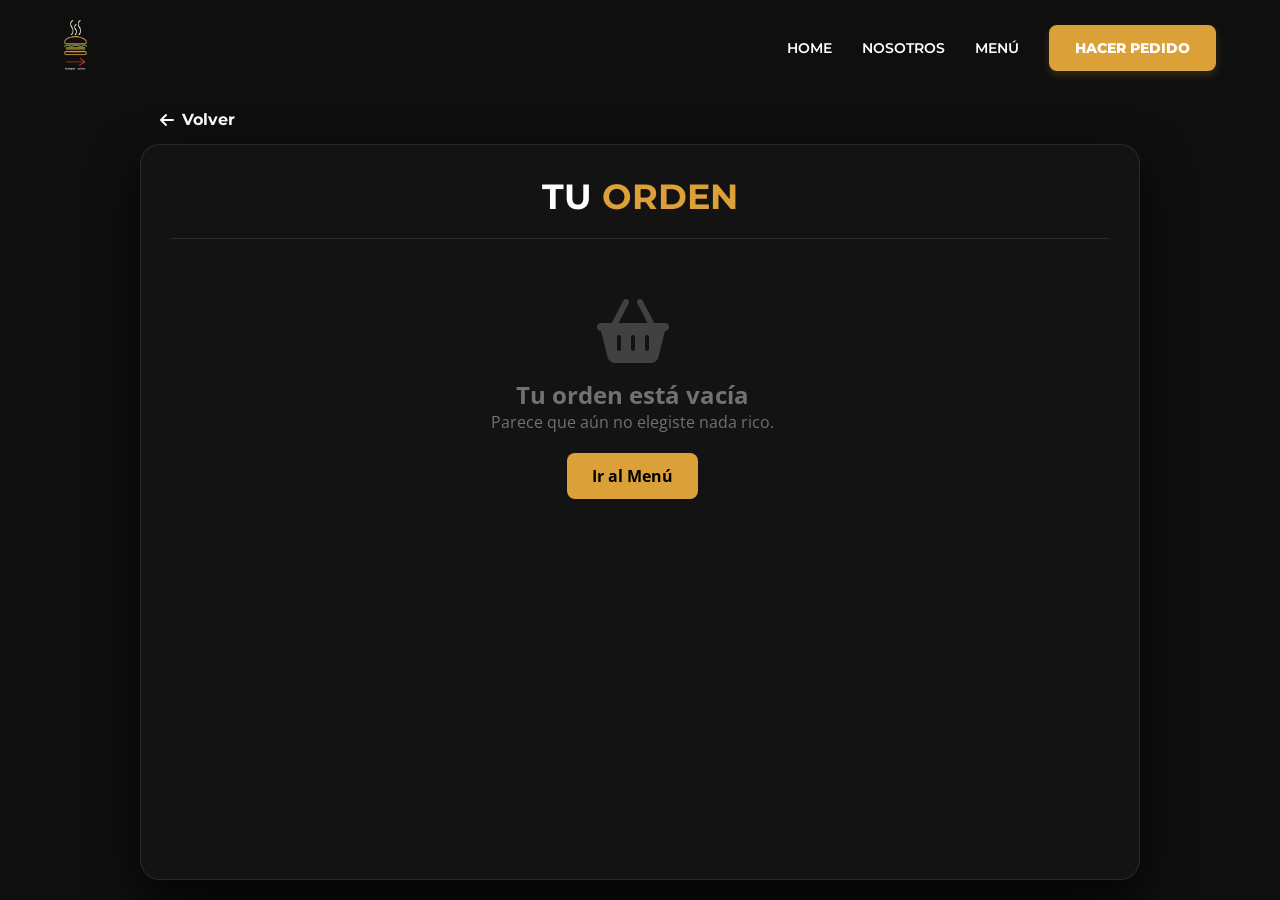
<file: carrito.html>
<!DOCTYPE html>
<html lang="es">
<head>
    <meta charset="UTF-8">
    <meta name="viewport" content="width=device-width, initial-scale=1.0, viewport-fit=cover">
    <title>Tu Pedido - Burger Joint</title>
    
    <link rel="preconnect" href="https://fonts.googleapis.com">
    <link rel="preconnect" href="https://fonts.gstatic.com" crossorigin>
    <link href="https://fonts.googleapis.com/css2?family=Montserrat:wght@500;700;900&family=Open+Sans:wght@400;600&display=swap" rel="stylesheet">
    <link rel="stylesheet" href="https://cdnjs.cloudflare.com/ajax/libs/font-awesome/6.4.0/css/all.min.css">
    
    <link rel="stylesheet" href="css/navbar.css">
    <link rel="stylesheet" href="css/carrito.css"> 
</head>
<body>
    <div class="body-overlay"></div>

    <header class="navbar" id="navbar">
        <div class="nav-container">
            <a href="index.html" class="logo">
                <img src="assets/logo-1.png" alt="Burger Joint Logo">
            </a>
            
            <button class="mobile-menu-btn" id="mobile-menu-btn">
                <i class="fas fa-bars"></i>
            </button>

            <div class="menu-overlay" id="menu-overlay"></div>

            <nav class="nav-links" id="nav-links">
                <button class="close-menu-btn" id="close-menu-btn">
                    <i class="fas fa-times"></i>
                </button>
                <a href="index.html#hero">Home</a>
                <a href="index.html#historia">Nosotros</a>
                <a href="menuES.html">Menú</a>
                <a href="pedidos.html" class="btn-nav-order">Hacer Pedido</a>
            </nav>
        </div>
    </header>

    <main class="checkout-wrapper">
        <div class="cart-subheader">
            <a href="pedidos.html" class="btn-back"><i class="fas fa-arrow-left"></i> Volver</a>
            </div>

        <div class="checkout-container">
            <div class="checkout-header">
                <h1>Tu <span class="text-accent">Orden</span></h1>
            </div>
            
            <div class="checkout-content">
                <div class="cart-items-container" id="cart-items-container">
                    </div>

                <div class="checkout-sidebar" id="checkout-sidebar">
                    <h3 class="sidebar-title">Resumen</h3>
                    
                    <div class="cart-total">
                        <span>Total:</span>
                        <span id="cart-total-price" class="text-accent">$0</span>
                    </div>
                    
                    <button id="btn-checkout" class="btn-checkout">
                        <i class="fab fa-whatsapp"></i> Enviar Pedido
                    </button>
                    
                    <div class="checkout-info">
                        <p><i class="fas fa-lock"></i> Tu pedido se procesará de forma segura vía WhatsApp.</p>
                    </div>
                </div>
            </div>
        </div>
    </main>

    <script src="js/navbar.js"></script>
    <script src="js/carrito.js"></script>
</body>
</html>
</file>
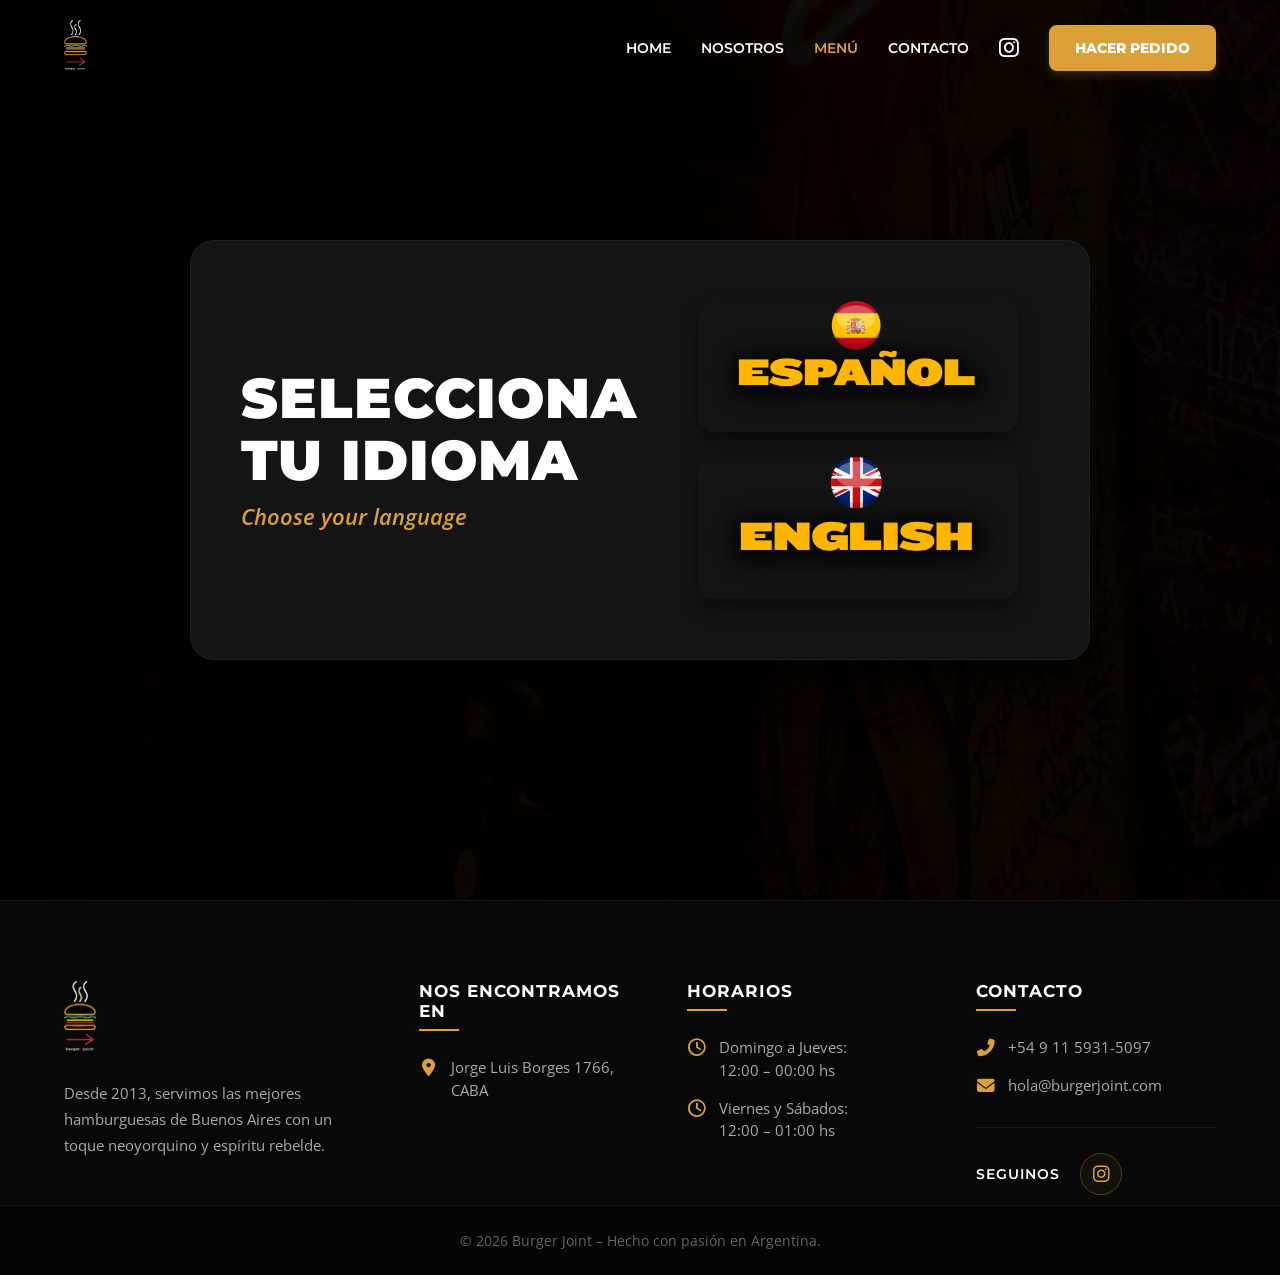
<file: menu.html>
<!DOCTYPE html>
<html lang="es">
<head>
    <meta charset="UTF-8">
    <meta name="viewport" content="width=device-width, initial-scale=1.0, viewport-fit=cover">
    <title>Idioma - Burger Joint</title>
    
    <link rel="preconnect" href="https://fonts.googleapis.com">
    <link rel="preconnect" href="https://fonts.gstatic.com" crossorigin>
    <link href="https://fonts.googleapis.com/css2?family=Montserrat:wght@500;700;900&family=Open+Sans:wght@400;600&display=swap" rel="stylesheet">
    <link rel="stylesheet" href="https://cdnjs.cloudflare.com/ajax/libs/font-awesome/6.4.0/css/all.min.css">
    
    <link rel="stylesheet" href="css/menu.css">
    <link rel="stylesheet" href="css/navbar.css">
    <link rel="stylesheet" href="css/footer.css">
</head>
<body>

    <header class="navbar" id="navbar">
        <div class="nav-container">
            <a href="index.html" class="logo">
                <img src="assets/logo-1.png" alt="Burger Joint Logo">
            </a>
            
            <button class="mobile-menu-btn" id="mobile-menu-btn"><i class="fas fa-bars"></i></button>
            <div class="menu-overlay" id="menu-overlay"></div>

            <nav class="nav-links" id="nav-links">
                <button class="close-menu-btn" id="close-menu-btn"><i class="fas fa-times"></i></button>
                <a href="index.html#hero">Home</a>
                <a href="index.html#historia">Nosotros</a>
                <a href="menu.html" class="active">Menú</a>
                <a href="index.html#contacto">Contacto</a>
                <a href="https://www.instagram.com/burgerjointpalermo/" target="_blank" class="social-icon"><i class="fab fa-instagram"></i></a>
                <a href="pedidos.html" class="btn-nav-order">Hacer Pedido</a>
            </nav>
        </div>
    </header>

    <main class="menu-landing">
        <div class="menu-landing-overlay"></div>
        
        <div class="menu-glass-card reveal">
            <div class="menu-headers">
                <h1 class="menu-title">Selecciona<br>tu idioma</h1>
                <p class="menu-subtitle">Choose your language</p>
            </div>
            
            <div class="language-options">
                <a href="menuES.html" class="lang-card">
                    <img src="assets/spanish.png" alt="Ver Menú en Español">
                </a>
                <a href="#" class="lang-card">
                    <img src="assets/english.png" alt="See Menu in English">
                </a>
            </div>
        </div>
    </main>

    <div id="footer-placeholder"></div>

    <script src="js/navbar.js"></script>
    <script src="js/menu.js"></script>
    <script src="js/footer.js"></script>
</body>
</html>
</file>
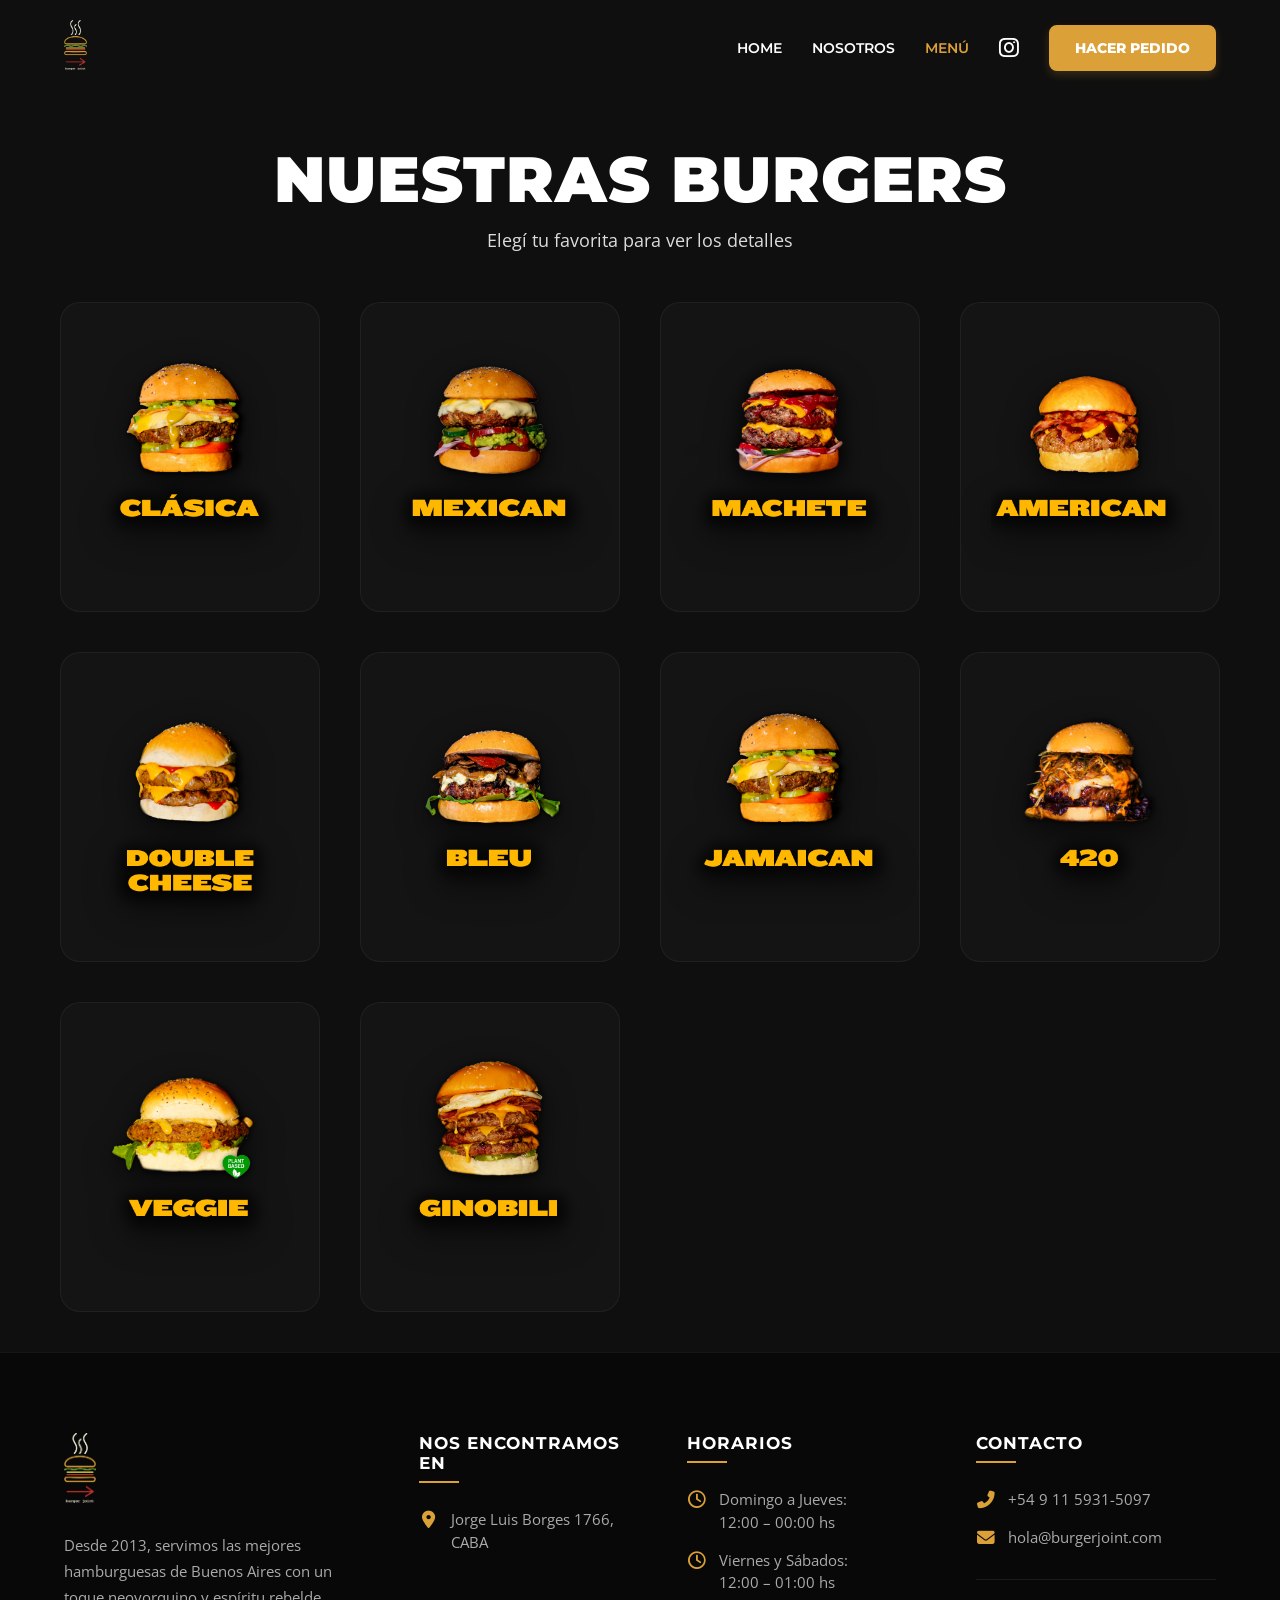
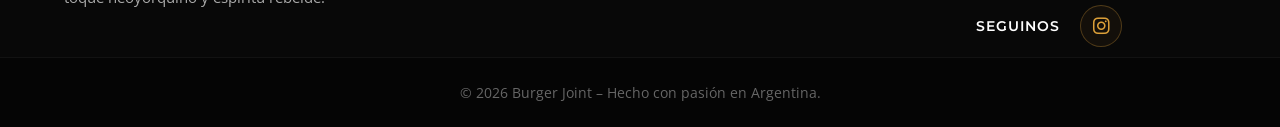
<file: menuES.html>
<!DOCTYPE html>
<html lang="es">
<head>
    <meta charset="UTF-8">
    <meta name="viewport" content="width=device-width, initial-scale=1.0, viewport-fit=cover">
    <title>Menú - Burger Joint</title>
    
    <link rel="preconnect" href="https://fonts.googleapis.com">
    <link rel="preconnect" href="https://fonts.gstatic.com" crossorigin>
    <link href="https://fonts.googleapis.com/css2?family=Montserrat:wght@700;900&family=Open+Sans:wght@400;600&display=swap" rel="stylesheet">
    <link rel="stylesheet" href="https://cdnjs.cloudflare.com/ajax/libs/font-awesome/6.4.0/css/all.min.css">
    
    <link rel="stylesheet" href="css/navbar.css">
    <link rel="stylesheet" href="css/menuES.css">
    <link rel="stylesheet" href="css/footer.css">
</head>
<body>

    <div class="body-overlay"></div>

    <header class="navbar" id="navbar">
        <div class="nav-container">
            <a href="index.html" class="logo">
                <img src="assets/logo-1.png" alt="Burger Joint Logo">
            </a>
            
            <button class="mobile-menu-btn" id="mobile-menu-btn">
                <i class="fas fa-bars"></i>
            </button>

            <div class="menu-overlay" id="menu-overlay"></div>

            <nav class="nav-links" id="nav-links">
                <button class="close-menu-btn" id="close-menu-btn">
                    <i class="fas fa-times"></i>
                </button>
                <a href="index.html#hero">Home</a>
                <a href="index.html#historia">Nosotros</a>
                <a href="menuES.html" class="active">Menú</a>
                <a href="https://www.instagram.com/burgerjointpalermo/" target="_blank" class="social-icon">
                    <i class="fab fa-instagram"></i>
                </a>
                <a href="pedidos.html" class="btn-nav-order">Hacer Pedido</a>
            </nav>
        </div>
    </header>

    <main class="catalog-wrapper">
        <div class="intro-text reveal">
            <h1>Nuestras <span class="text-accent">Burgers</span></h1>
            <p>Elegí tu favorita para ver los detalles</p>
        </div>

        <div class="burger-gallery" id="burger-gallery">
            <a href="detalleBurger.html?id=clasica" class="burger-item reveal">
                <img src="assets/clasica.png" alt="La Clásica" loading="lazy">
            </a>

            <a href="detalleBurger.html?id=mexican" class="burger-item reveal">
                <img src="assets/mexican.png" alt="Mexican" loading="lazy">
            </a>

            <a href="detalleBurger.html?id=machete" class="burger-item reveal">
                <img src="assets/machete.png" alt="Machete" loading="lazy">
            </a>

            <a href="detalleBurger.html?id=american" class="burger-item reveal">
                <img src="assets/american.png" alt="American" loading="lazy">
            </a>

            <a href="detalleBurger.html?id=double" class="burger-item reveal">
                <img src="assets/double-cheese.png" alt="Double Cheese" loading="lazy">
            </a>

            <a href="detalleBurger.html?id=bleu" class="burger-item reveal">
                <img src="assets/bleu-1.png" alt="La Bleu" loading="lazy">
            </a>

            <a href="detalleBurger.html?id=jamaican" class="burger-item reveal">
                <img src="assets/jamaican.png" alt="Jamaican" loading="lazy">
            </a>

            <a href="detalleBurger.html?id=420" class="burger-item reveal">
                <img src="assets/420-2.png" alt="4:20 Burger" loading="lazy">
            </a>

            <a href="detalleBurger.html?id=veggie" class="burger-item reveal">
                <img src="assets/veggie.png" alt="Veggie" loading="lazy">
            </a>

            <a href="detalleBurger.html?id=ginobili" class="burger-item reveal">
                <img src="assets/ginobili.png" alt="Ginobili" loading="lazy">
            </a>
        </div>
    </main>

    <div id="footer-placeholder"></div>

    <script src="js/navbar.js"></script>
    <script src="js/menuES.js"></script>
    <script src="js/footer.js"></script>
</body>
</html>
</file>
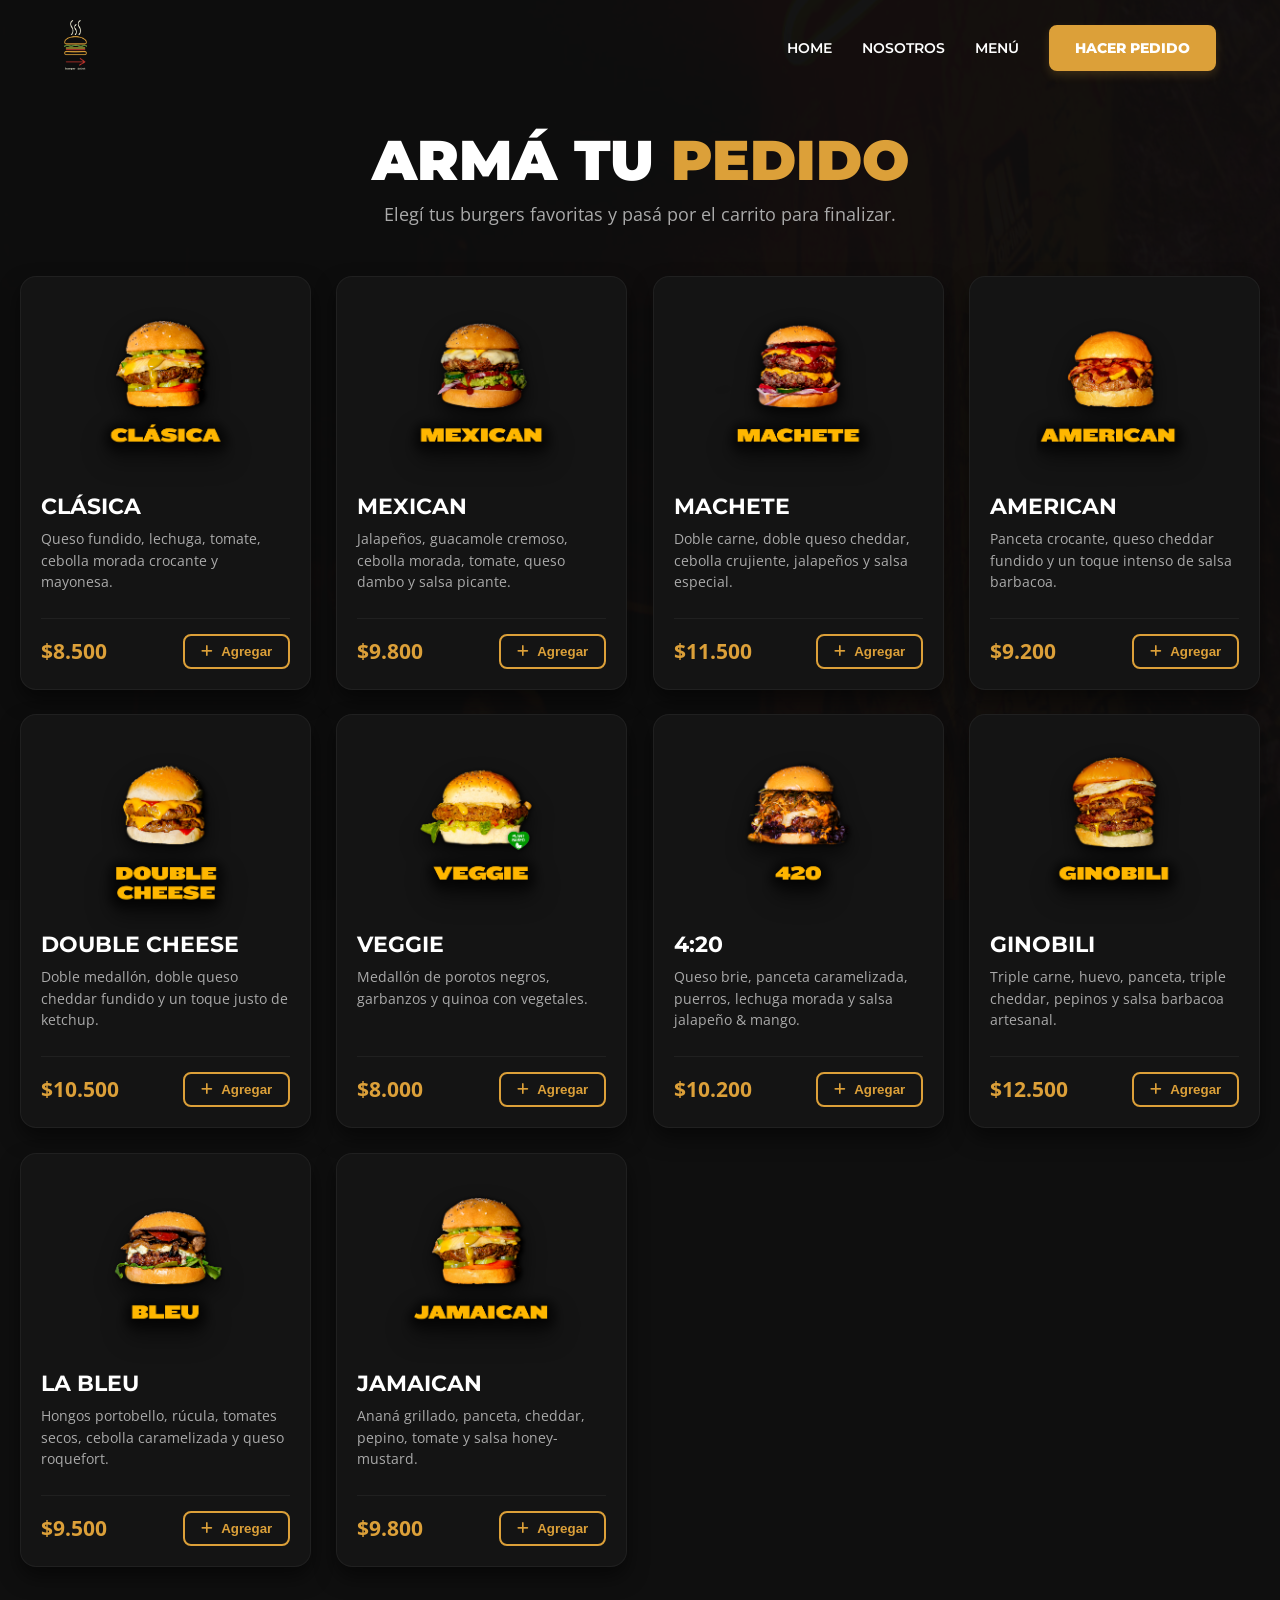
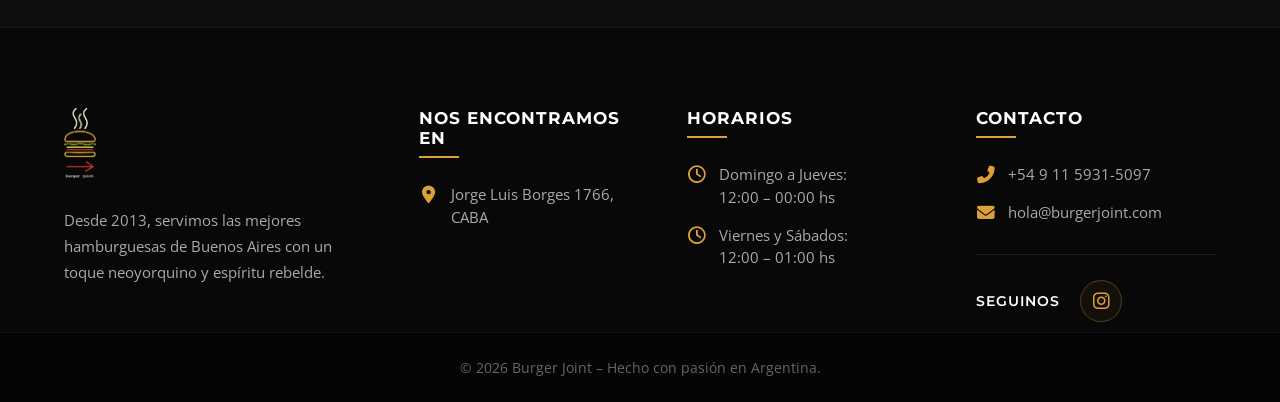
<file: pedidos.html>
<!DOCTYPE html>
<html lang="es">
<head>
    <meta charset="UTF-8">
    <meta name="viewport" content="width=device-width, initial-scale=1.0, viewport-fit=cover">
    <title>Pedir Online - Burger Joint</title>
    
    <link rel="preconnect" href="https://fonts.googleapis.com">
    <link rel="preconnect" href="https://fonts.gstatic.com" crossorigin>
    <link href="https://fonts.googleapis.com/css2?family=Montserrat:wght@500;700;900&family=Open+Sans:wght@400;600&display=swap" rel="stylesheet">
    <link rel="stylesheet" href="https://cdnjs.cloudflare.com/ajax/libs/font-awesome/6.4.0/css/all.min.css">
    
    <link rel="stylesheet" href="css/navbar.css">
    <link rel="stylesheet" href="css/pedidos.css">
    <link rel="stylesheet" href="css/footer.css">
</head>
<body>
    <div class="body-overlay"></div>

    <header class="navbar" id="navbar">
        <div class="nav-container">
            <a href="index.html" class="logo">
                <img src="assets/logo-1.png" alt="Burger Joint Logo">
            </a>
            <button class="mobile-menu-btn" id="mobile-menu-btn"><i class="fas fa-bars"></i></button>
            <div class="menu-overlay" id="menu-overlay"></div>
            <nav class="nav-links" id="nav-links">
                <button class="close-menu-btn" id="close-menu-btn"><i class="fas fa-times"></i></button>
                <a href="index.html#hero">Home</a>
                <a href="index.html#historia">Nosotros</a>
                <a href="menuES.html">Menú</a>
                <a href="pedidos.html" class="btn-nav-order active">Hacer Pedido</a>
            </nav>
        </div>
    </header>

    <main class="pedidos-wrapper">
        <div class="pedidos-header reveal">
            <h1>Armá tu <span class="text-accent">Pedido</span></h1>
            <p>Elegí tus burgers favoritas y pasá por el carrito para finalizar.</p>
        </div>

        <div class="menu-section" id="menu-section">
            </div>

        <a href="carrito.html" class="floating-cart-btn" id="floating-cart-link" style="display: none;">
            <i class="fas fa-shopping-bag"></i>
            <span class="floating-cart-badge" id="floating-cart-badge">0</span>
        </a>
    </main>

    <div id="toast-container" class="toast-container"></div>
    <div id="footer-placeholder"></div>

    <script src="js/navbar.js"></script>
    <script src="js/pedidos.js"></script>
    <script src="js/footer.js"></script>
</body>
</html>
</file>
<file: css/navbar.css>
/* ==========================================
   BARRA DE NAVEGACIÓN UNIVERSAL
   ========================================== */

:root {
    --primary-nav: #DCA039; 
    --transition-nav: all 0.3s ease;
}

.navbar {
    position: fixed;
    top: 0;
    left: 0;
    width: 100%;
    padding: 20px 0;
    z-index: 9999;
    transition: var(--transition-nav);
    background: transparent; 
}

.navbar.scrolled {
    background: rgba(18, 18, 18, 0.98) !important;
    padding: 10px 0;
    box-shadow: 0 4px 15px rgba(0,0,0,0.6);
    backdrop-filter: blur(10px);
    -webkit-backdrop-filter: blur(10px);
}

.nav-container {
    display: flex;
    justify-content: space-between;
    align-items: center;
    width: 90%;
    max-width: 1200px;
    margin: 0 auto;
}

.navbar .logo img {
    height: 50px;
    transition: var(--transition-nav);
}

.navbar.scrolled .logo img {
    height: 40px;
}

.nav-links {
    display: flex;
    align-items: center;
    gap: 30px;
}

.nav-links a {
    font-family: 'Montserrat', sans-serif;
    font-weight: 600;
    text-transform: uppercase;
    font-size: 14px;
    color: #fff !important;
    text-decoration: none;
    transition: color 0.3s ease;
}

/* Evitamos que el hover genérico afecte al botón con relleno */
.nav-links a:not(.btn-nav-order):hover, 
.nav-links a:not(.btn-nav-order).active {
    color: var(--primary-nav) !important;
}

/* ==========================================
   BOTÓN "HACER PEDIDO" (ESTILO RELLENO PRO)
   ========================================== */
.btn-nav-order {
    background-color: var(--primary-nav) !important;
    color: #0a0a0a !important; /* Contraste oscuro sobre el dorado */
    padding: 12px 24px !important;
    border-radius: 8px;
    font-weight: 800 !important;
    border: 2px solid var(--primary-nav);
    transition: all 0.3s cubic-bezier(0.4, 0, 0.2, 1) !important;
    display: inline-flex;
    align-items: center;
    justify-content: center;
    box-shadow: 0 4px 10px rgba(220, 160, 57, 0.2);
}

.btn-nav-order:hover {
    background-color: transparent !important;
    color: var(--primary-nav) !important;
    transform: translateY(-3px);
    box-shadow: 0 6px 20px rgba(220, 160, 57, 0.4);
}

.social-icon {
    font-size: 1.4rem !important;
}

/* Menú Móvil */
.mobile-menu-btn {
    display: none;
    background: none;
    border: none;
    color: #fff;
    font-size: 24px;
    cursor: pointer;
    margin-left: auto;
}

.close-menu-btn {
    display: none;
    background: none;
    border: none;
    color: #fff;
    font-size: 30px;
    cursor: pointer;
}

.menu-overlay {
    display: none;
    position: fixed;
    top: 0;
    left: 0;
    width: 100%;
    height: 100vh;
    background: rgba(0, 0, 0, 0.7);
    z-index: 10001;
    opacity: 0;
    visibility: hidden;
    transition: all 0.3s ease;
    backdrop-filter: blur(3px);
}

.menu-overlay.active {
    opacity: 1;
    visibility: visible;
}

@media (max-width: 768px) {
    .mobile-menu-btn { display: block; }
    .nav-links {
        position: fixed;
        top: 0;
        right: 0;
        transform: translateX(100%);
        height: 100vh;
        width: 80%;
        max-width: 320px;
        background: #121212;
        flex-direction: column;
        justify-content: center;
        transition: transform 0.4s ease;
        z-index: 10002;
        gap: 25px;
    }
    .nav-links.active { transform: translateX(0); }
    .close-menu-btn { display: block; position: absolute; top: 20px; right: 20px; }
    .menu-overlay { display: block; }

    /* Ajuste del botón en móvil */
    .btn-nav-order {
        width: 85%;
        margin-top: 15px;
    }
}
</file>
<file: css/carrito.css>
/* ==========================================
   VARIABLES Y RESET GLOBAL
   ========================================== */
*, *::before, *::after { box-sizing: border-box; margin: 0; padding: 0; }

:root {
    --primary: #DCA039;
    --bg-dark: #0f0f0f;
    --bg-card: #141414;
    --text-light: #ffffff;
    --text-muted: #aaaaaa;
    --success: #25D366; 
    --font-heading: 'Montserrat', sans-serif;
}

html, body {
    background-color: var(--bg-dark);
    color: var(--text-light);
    font-family: 'Open Sans', sans-serif;
    position: relative;
    overflow-x: hidden; /* Seguridad anti desbordamiento */
    width: 100%;
}

body::before {
    content: ''; 
    position: fixed; 
    top: 0; left: 0; right: 0; bottom: 0; 
    background: url('../assets/background-3.jpg') no-repeat center center;
    background-size: cover; 
    z-index: -2;
    transform: translateZ(0);
}

.body-overlay {
    position: fixed; 
    top: 0; left: 0; right: 0; bottom: 0;
    background: rgba(15, 15, 15, 0.95); 
    z-index: -1;
}

/* ==========================================
   SUBHEADER
   ========================================== */
.cart-subheader {
    width: 100%;
    max-width: 1000px;
    margin: 0 auto 15px auto;
    display: flex;
    justify-content: space-between;
    align-items: center;
    padding: 0 20px;
    flex-shrink: 0;
}

.btn-back {
    color: #fff; text-decoration: none; font-weight: 700;
    font-family: var(--font-heading); display: flex; align-items: center; 
    gap: 8px; transition: color 0.3s; font-size: 1rem;
}
.btn-back:hover { color: var(--primary); }

.current-date { color: var(--text-muted); font-size: 0.9rem; font-style: italic; text-transform: capitalize; }

/* ==========================================
   ESTRUCTURA DEL CARRITO (PC)
   ========================================== */
.checkout-wrapper {
    padding: 110px 20px 20px; 
    display: flex; flex-direction: column; align-items: center;
    height: 100vh; height: 100dvh;
    width: 100%;
}

.checkout-container {
    background: rgba(20, 20, 20, 0.85); 
    backdrop-filter: blur(8px);
    border: 1px solid rgba(255,255,255,0.1); border-radius: 20px;
    width: 100%; max-width: 1000px; 
    padding: 30px; box-shadow: 0 20px 50px rgba(0,0,0,0.8);
    display: flex; flex-direction: column;
    flex: 1; min-height: 0;
}

.checkout-header { 
    text-align: center; margin-bottom: 20px; padding-bottom: 20px; 
    border-bottom: 1px solid rgba(255,255,255,0.1); flex-shrink: 0;
}
.checkout-header h1 { font-family: var(--font-heading); font-size: 2.2rem; text-transform: uppercase; }
.text-accent { color: var(--primary); }

.checkout-content {
    display: grid;
    /* Evita que los grids revienten el contenedor */
    grid-template-columns: minmax(0, 1.4fr) minmax(0, 1fr); 
    gap: 40px; flex: 1; min-height: 0; 
}

.cart-items-container { overflow-y: auto; padding-right: 15px; }
.cart-items-container::-webkit-scrollbar { width: 6px; }
.cart-items-container::-webkit-scrollbar-track { background: rgba(255,255,255,0.02); border-radius: 10px; }
.cart-items-container::-webkit-scrollbar-thumb { background: rgba(220,160,57,0.3); border-radius: 10px; }

/* ITEM FIX: minmax(0, 1fr) salva la vida para textos largos */
.cart-item {
    display: grid; grid-template-columns: 80px minmax(0, 1fr) auto; gap: 20px;
    align-items: center; background: rgba(0,0,0,0.4); padding: 15px;
    border-radius: 12px; margin-bottom: 15px; border: 1px solid rgba(255,255,255,0.05);
    width: 100%;
}
.cart-item img { width: 100%; object-fit: contain; filter: drop-shadow(0 5px 5px rgba(0,0,0,0.5)); }

.cart-item-details { min-width: 0; }
.cart-item-details h4 { 
    font-family: var(--font-heading); font-size: 1.1rem; margin-bottom: 5px;
    white-space: nowrap; overflow: hidden; text-overflow: ellipsis; 
}
.cart-item-price { color: var(--primary); font-weight: 700; font-size: 1rem; }

.cart-controls { display: flex; align-items: center; gap: 15px; }
.btn-qty { background: rgba(255,255,255,0.1); border: none; color: #fff; width: 35px; height: 35px; border-radius: 8px; font-size: 1.2rem; cursor: pointer; transition: background 0.3s; }
.btn-qty:hover { background: var(--primary); color: #000; }
.item-qty { font-weight: 700; font-size: 1.1rem; min-width: 20px; text-align: center; }
.btn-remove { background: none; border: none; color: #ff4d4d; font-size: 1.2rem; cursor: pointer; margin-left: 10px; transition: transform 0.2s; }
.btn-remove:hover { transform: scale(1.1); }

.empty-cart { text-align: center; color: rgba(255,255,255,0.4); padding: 40px 0; width: 100%; }
.empty-cart i { font-size: 4rem; margin-bottom: 15px; color: rgba(255,255,255,0.2); }
.btn-return { display: inline-block; margin-top: 20px; padding: 12px 25px; background: var(--primary); color: #000; text-decoration: none; border-radius: 8px; font-weight: bold; transition: transform 0.2s; }

.checkout-sidebar {
    background: rgba(0,0,0,0.3); border: 1px solid rgba(255,255,255,0.05);
    border-radius: 15px; padding: 30px; display: flex; flex-direction: column;
    height: fit-content; max-height: 100%; overflow-y: auto;
}
.sidebar-title { font-family: var(--font-heading); font-size: 1.2rem; margin-bottom: 25px; padding-bottom: 15px; border-bottom: 1px solid rgba(255,255,255,0.1); color: #fff; text-transform: uppercase; }

.cart-total { display: flex; justify-content: space-between; font-size: 1.6rem; font-weight: 900; font-family: var(--font-heading); margin-bottom: 25px; }
.btn-checkout { width: 100%; padding: 18px; background: var(--success); color: #fff; border: none; border-radius: 12px; font-family: var(--font-heading); font-size: 1.1rem; font-weight: 900; text-transform: uppercase; cursor: pointer; transition: all 0.3s ease; display: flex; justify-content: center; align-items: center; gap: 10px; }
.btn-checkout:hover { background: #1ebe57; transform: translateY(-3px); box-shadow: 0 10px 20px rgba(37, 211, 102, 0.3); }
.checkout-info { margin-top: 25px; padding-top: 20px; border-top: 1px solid rgba(255,255,255,0.1); color: var(--text-muted); font-size: 0.85rem; line-height: 1.5; }
.checkout-info p { margin-bottom: 15px; display: flex; align-items: flex-start; gap: 10px; }
.checkout-info i { color: var(--primary); font-size: 1.1rem; margin-top: 2px; }

/* ==========================================
   VERSIÓN MÓVIL (PRO FIX)
   ========================================== */
@media (max-width: 900px) {
    /* PRO FIX: Aumentamos el padding superior y le damos espacio extra */
    .checkout-wrapper { padding: 110px 0 0 0; height: 100vh; height: 100dvh; display: flex; flex-direction: column; }
    
    /* PRO FIX: Agregamos margin-top para separar el Volver de la NavBar */
    .cart-subheader { padding: 0 15px; margin-bottom: 15px; margin-top: 10px; }
    
    .checkout-container { 
        border-radius: 25px 25px 0 0; border: none; border-top: 1px solid rgba(255,255,255,0.1);
        width: 100%; max-width: 100vw; max-height: none; flex: 1; 
        /* ELIMINADO BACKDROP-FILTER EN MÓVIL PARA MAX RENDIMIENTO BATERÍA/CPU */
        backdrop-filter: none; background: #111; 
        padding: 20px 15px 140px 15px; 
        display: flex; flex-direction: column; overflow-x: hidden; 
    }

    .checkout-header { margin-bottom: 10px; padding-bottom: 10px; }
    .checkout-header h1 { font-size: 1.4rem; }

    .checkout-content { display: flex; flex-direction: column; flex: 1; min-height: 0; }
    .cart-items-container { flex: 1; overflow-y: auto; padding-right: 0; width: 100%; }

    /* REDISEÑO GRID MÓVIL A PRUEBA DE FALLOS */
    .cart-item { 
        grid-template-columns: 60px minmax(0, 1fr); gap: 12px; 
        position: relative; padding: 12px; padding-bottom: 55px; 
        margin-bottom: 12px; flex-shrink: 0; width: 100%;
    }
    
    .cart-item img { width: 60px; height: 60px; }
    .cart-item-details h4 { font-size: 0.95rem; }
    .cart-item-price { font-size: 0.85rem; }

    .cart-controls { position: absolute; bottom: 12px; right: 12px; gap: 8px; }
    .btn-qty { width: 32px; height: 32px; font-size: 1rem; border-radius: 6px; }
    .item-qty { font-size: 1rem; min-width: 15px; }

    .checkout-sidebar {
        position: fixed; bottom: 0; left: 0; right: 0; height: auto;
        background: #151515; border: none; border-top: 1px solid rgba(255,255,255,0.1); border-radius: 0;
        padding: 15px 20px calc(15px + env(safe-area-inset-bottom)) 20px;
        z-index: 10000; box-shadow: 0 -10px 30px rgba(0,0,0,0.8);
        width: 100%;
    }

    .sidebar-title, .checkout-info { display: none; }
    .cart-total { font-size: 1.2rem; margin-bottom: 12px; }
    .btn-checkout { padding: 14px; font-size: 0.95rem; border-radius: 10px; }
}
</file>
<file: css/menu.css>
/* ==========================================
   VARIABLES GLOBALES
   ========================================== */
:root {
    --primary: #DCA039; 
    --bg-dark: #121212;
    --text-main: #f4f4f4;
    --text-muted: #aaaaaa;
    
    --font-heading: 'Montserrat', sans-serif;
    --font-body: 'Open Sans', sans-serif;
}

* { margin: 0; padding: 0; box-sizing: border-box; }

html {
    background-color: var(--bg-dark);
}

body {
    font-family: var(--font-body);
    background-color: var(--bg-dark);
    color: var(--text-main);
    overflow-x: hidden;
}

a { text-decoration: none; color: inherit; }

/* ==========================================
   PANTALLA DE MENÚ (SPLASH PAGE)
   ========================================== */
.menu-landing {
    position: relative;
    /* FIX: Usamos min-height tradicional pero padding gigante para compensar la barra */
    min-height: 100vh;
    display: flex;
    align-items: center;
    justify-content: center;
    background: url('../assets/background-3.jpg') no-repeat center center;
    background-size: cover;
    padding: 100px 20px;
}

.menu-landing-overlay {
    position: absolute;
    top: 0; left: 0; right: 0; bottom: 0;
    background: rgba(0, 0, 0, 0.85); /* Sólido oscuro sin blur */
    z-index: 1;
}

/* Tarjeta Central Sólida (Adiós Glassmorphism) */
.menu-glass-card {
    position: relative;
    z-index: 2;
    background: #141414; /* Color sólido mate premium */
    border: 1px solid rgba(255, 255, 255, 0.05);
    border-radius: 24px;
    padding: 60px 50px;
    max-width: 900px; 
    width: 100%;
    box-shadow: 0 20px 40px rgba(0,0,0,0.8);
    
    display: flex;
    flex-direction: row;
    align-items: center;
    justify-content: space-between;
    gap: 40px;
}

.menu-headers {
    flex: 1;
    text-align: left; 
}

.menu-title {
    font-family: var(--font-heading);
    font-size: clamp(2rem, 4.5vw, 3.5rem); 
    font-weight: 900;
    text-transform: uppercase;
    letter-spacing: 1px;
    color: #fff;
    margin-bottom: 10px;
    line-height: 1.1;
}

.menu-subtitle {
    font-size: 1.4rem;
    color: var(--primary);
    font-weight: 600;
    font-style: italic;
}

.language-options {
    flex: 1;
    display: flex;
    flex-direction: column; 
    gap: 25px;
    align-items: center;
}

.lang-card {
    display: block;
    border-radius: 16px; 
    overflow: hidden;
    max-width: 320px;
    width: 100%;
    background: transparent;
    border: none;
    box-shadow: 0 10px 20px rgba(0,0,0,0.5);
    transition: transform 0.3s ease;
    cursor: pointer;
}

.lang-card img {
    width: 100%;
    height: auto;
    display: block;
    transition: transform 0.3s ease;
}

.lang-card:hover {
    transform: translateY(-5px);
}

.lang-card:hover img {
    transform: scale(1.03);
}

.reveal {
    opacity: 0;
    transform: translateY(20px);
    animation: fadeUp 0.6s ease-out forwards;
}

@keyframes fadeUp {
    to {
        opacity: 1;
        transform: translateY(0);
    }
}

/* ==========================================
   DISEÑO PARA CELULARES
   ========================================== */
@media (max-width: 768px) {
    .menu-glass-card {
        flex-direction: column; 
        text-align: center;
        padding: 40px 20px;
        gap: 40px;
    }
    
    .menu-headers {
        text-align: center; 
    }

    .menu-title {
        font-size: 2.2rem;
    }

    .lang-card {
        max-width: 280px;
    }
}
</file>
<file: css/footer.css>
/* ==========================================
   ESTILOS GENERALES DEL FOOTER
   ========================================== */
.site-footer {
    background-color: #080808; 
    color: #f4f4f4;
    padding: 80px 0 0; 
    border-top: 1px solid rgba(255, 255, 255, 0.05);
    font-family: 'Open Sans', sans-serif;
    position: relative;
    z-index: 10;
}

.site-footer .container {
    width: 90%;
    max-width: 1200px;
    margin: 0 auto;
}

/* Grilla de 4 columnas */
.footer-grid {
    display: grid;
    grid-template-columns: 1.4fr 1fr 1.1fr 1.1fr;
    gap: 50px; 
    margin-bottom: 70px; 
    align-items: start;
}

/* Títulos con detalle de diseño */
.footer-column h4 {
    color: #fff; 
    font-family: 'Montserrat', sans-serif;
    text-transform: uppercase;
    font-size: 1.05rem;
    letter-spacing: 1px;
    margin-bottom: 25px;
    position: relative;
    padding-bottom: 10px;
}

.footer-column h4::after {
    content: '';
    position: absolute;
    left: 0;
    bottom: 0;
    width: 40px;
    height: 2px;
    background-color: #DCA039;
}

/* Icono del acordeón (Oculto en PC) */
.toggle-icon {
    display: none;
    color: #DCA039;
    transition: transform 0.3s ease;
}

/* Identidad */
.footer-logo {
    height: 70px;
    width: auto;
    margin-bottom: 25px;
    object-fit: contain;
}

.brand-description {
    color: #aaa;
    font-size: 0.95rem;
    line-height: 1.7;
    max-width: 95%; 
}

/* Listas (Alineación perfecta Icono-Texto) */
.footer-list {
    list-style: none;
    padding: 0;
    margin: 0;
}

.footer-list li {
    color: #aaa;
    font-size: 0.95rem;
    margin-bottom: 15px;
    display: flex; 
    align-items: flex-start;
    gap: 12px;
    line-height: 1.5;
}

.footer-list i {
    color: #DCA039;
    font-size: 1.1rem;
    margin-top: 3px; 
    width: 20px;
    text-align: center;
    flex-shrink: 0; 
}

/* Estructura de Redes Sociales */
.footer-social-wrapper {
    margin-top: 30px;
    padding-top: 25px;
    padding-bottom: 10px; 
    border-top: 1px solid rgba(255, 255, 255, 0.08); 
    display: flex;
    align-items: center;
    gap: 20px;
}

.social-label {
    font-family: 'Montserrat', sans-serif;
    color: #fff;
    font-size: 0.9rem;
    text-transform: uppercase;
    letter-spacing: 1px;
    font-weight: 600;
}

.footer-social {
    display: flex;
    gap: 15px;
}

.footer-social a {
    background: rgba(220, 160, 57, 0.05); 
    border: 1px solid rgba(220, 160, 57, 0.3); 
    width: 42px;
    height: 42px;
    display: flex;
    align-items: center;
    justify-content: center;
    border-radius: 50%;
    color: #DCA039;
    font-size: 1.2rem;
    transition: all 0.3s ease;
    text-decoration: none;
}

.footer-social a i {
    margin: 0;
    padding: 0;
    line-height: 1;
    display: flex;
    align-items: center;
    justify-content: center;
    transform: translateY(1px); 
}

.footer-social a:hover {
    background: #DCA039;
    color: #0a0a0a;
    transform: translateY(-4px);
    box-shadow: 0 5px 15px rgba(220, 160, 57, 0.3);
}

/* Barra inferior de Copyright */
.footer-bottom {
    background-color: #050505;
    padding: 25px 0;
    text-align: center;
    border-top: 1px solid rgba(255, 255, 255, 0.05);
}

.footer-bottom p {
    color: #666;
    font-size: 0.85rem;
    margin: 0;
}

/* ==========================================
   RESPONSIVE (TABLETS Y MÓVILES)
   ========================================== */
@media (max-width: 1024px) {
    .footer-grid { 
        grid-template-columns: 1fr 1fr; 
        gap: 50px 30px; 
    }
}

@media (max-width: 600px) {
    .site-footer { padding-top: 40px; }
    
    .footer-grid { 
        grid-template-columns: 1fr; 
        text-align: left; /* Alineamos a la izquierda para el formato lista */
        gap: 15px; /* Reducimos el gap drásticamente */
        margin-bottom: 40px;
    }
    
    .brand-description { max-width: 100%; text-align: center; margin-bottom: 20px;}
    .footer-logo { margin: 0 auto 20px; display: block; }
    
    /* Configuración del Acordeón en CSS */
    .footer-column h4 {
        margin-bottom: 0;
        padding: 15px 0;
        border-bottom: 1px solid rgba(255, 255, 255, 0.1);
        display: flex;
        justify-content: space-between;
        align-items: center;
        cursor: pointer;
        font-size: 1rem;
    }

    .footer-column h4::after { display: none; /* Quitamos la línea naranja inferior */ }
    
    .toggle-icon { display: block; /* Mostramos la flecha */ }
    
    .accordion-btn.active .toggle-icon {
        transform: rotate(180deg);
    }

    .accordion-content {
        max-height: 0; /* Oculto por defecto */
        overflow: hidden;
        transition: max-height 0.3s ease-out;
    }

    /* Corrección del flex-direction: column que rompía el alto */
    .footer-list { padding-top: 15px; }
    .footer-list li { 
        flex-direction: row; 
        align-items: flex-start;
        justify-content: flex-start;
        text-align: left;
    }
    
    .footer-social-wrapper { 
        flex-direction: row; 
        justify-content: flex-start; 
        border-top: none; 
        padding-top: 15px; 
        margin-top: 10px; 
        padding-bottom: 20px;
    }
}
</file>
<file: css/menuES.css>
:root {
    --primary: #DCA039;
    --bg-dark: #0f0f0f;
    --text-light: #ffffff;
    --text-muted: #dcdcdc;
    --font-main: 'Open Sans', sans-serif;
    --font-heading: 'Montserrat', sans-serif;
    --transition: transform 0.3s ease, background-color 0.3s ease, border-color 0.3s ease;
}

* { margin: 0; padding: 0; box-sizing: border-box; }

html {
    background-color: var(--bg-dark);
}

body {
    color: var(--text-light);
    font-family: var(--font-main);
    overflow-x: hidden;
    position: relative;
    background-color: var(--bg-dark);
}

/* Fondo optimizado sin lag */
body::before {
    content: '';
    position: fixed;
    top: -50px; left: -50px; right: -50px; bottom: -50px; 
    background: url('../assets/background-3.jpg') no-repeat center center;
    background-size: cover;
    z-index: -2;
    transform: translateZ(0); 
}

.body-overlay {
    position: fixed;
    top: 0; left: 0; right: 0; bottom: 0;
    background: rgba(15, 15, 15, 0.88); 
    z-index: -1;
    transform: translateZ(0);
}

/* ==========================================
   CATÁLOGO Y ESPACIADO
   ========================================== */
.catalog-wrapper { 
    padding: 140px 20px 40px; 
    max-width: 1200px; 
    margin: 0 auto; 
    position: relative; 
    z-index: 2; 
}

.intro-text { text-align: center; margin-bottom: 50px; }
.intro-text h1 { font-family: var(--font-heading); font-weight: 900; font-size: clamp(2.5rem, 5vw, 4rem); text-transform: uppercase; letter-spacing: 1px; color: #fff;}
.intro-text p { color: var(--text-muted); font-size: 1.1rem; margin-top: 10px; }

.burger-gallery {
    display: grid;
    /* En PC se adapta automáticamente a tarjetas de mínimo 260px */
    grid-template-columns: repeat(auto-fill, minmax(260px, 1fr));
    gap: 40px;
}

.burger-item {
    cursor: pointer;
    text-align: center;
    text-decoration: none;
    display: block; 
    transition: var(--transition);
    background: #141414; 
    border: 1px solid rgba(255,255,255,0.05);
    border-radius: 20px;
    padding: 30px 15px; 
}

.burger-item img {
    width: 100%;
    max-width: 240px;
    filter: drop-shadow(0 10px 15px rgba(0,0,0,0.6)); 
    transition: transform 0.3s ease;
    margin-bottom: 15px;
}

.burger-item:hover { 
    transform: translateY(-5px); 
    border-color: rgba(220,160,57,0.3);
    background: #1a1a1a;
}
.burger-item:hover img { 
    transform: scale(1.05); 
}

.reveal { 
    opacity: 0; 
    transform: translateY(20px); 
    transition: opacity 0.5s ease-out, transform 0.5s ease-out; 
}
.reveal.active { opacity: 1; transform: translateY(0); }

/* ==========================================
   MEDIA QUERIES (MOBILE)
   ========================================== */
@media (max-width: 768px) {
    .catalog-wrapper {
        padding-top: 110px; 
        padding-left: 15px;
        padding-right: 15px;
    }
    
    .intro-text h1 { font-size: 2.2rem; }
    .intro-text p { font-size: 1rem; }
    
    .burger-gallery { 
        /* FIX: Forzamos 2 columnas idénticas en móviles */
        grid-template-columns: 1fr 1fr; 
        gap: 15px; /* Reducimos el espacio entre tarjetas */
    }
    
    .burger-item {
        /* Ajustamos el relleno para que la tarjeta no quede enorme */
        padding: 20px 10px 15px; 
        border-radius: 16px;
    }
    
    .burger-item img {
        margin-bottom: 10px;
    }
    
    /* Reducimos la fuente para que los nombres largos no se rompan */
    .burger-item h3 {
        font-size: 0.95rem; 
    }
}
</file>
<file: css/pedidos.css>
/* ==========================================
   VARIABLES Y RESET GLOBAL (PRO FIX)
   ========================================== */
*, *::before, *::after {
    box-sizing: border-box;
    margin: 0;
    padding: 0;
}

:root {
    --primary: #DCA039;
    --bg-dark: #0f0f0f;
    --bg-card: #141414;
    --text-light: #ffffff;
    --text-muted: #aaaaaa;
    --font-main: 'Open Sans', sans-serif;
    --font-heading: 'Montserrat', sans-serif;
}

html, body {
    overflow-x: hidden;
    width: 100%;
}

body {
    background-color: var(--bg-dark);
    color: var(--text-light);
    font-family: var(--font-main);
    position: relative;
    -webkit-font-smoothing: antialiased;
}

/* Optimización GPU */
body::before {
    content: '';
    position: fixed;
    top: 0; left: 0; right: 0; bottom: 0; 
    background: url('../assets/background-3.jpg') no-repeat center center;
    background-size: cover;
    z-index: -2;
    transform: translateZ(0);
    will-change: transform; 
}

.body-overlay {
    position: fixed;
    top: 0; left: 0; right: 0; bottom: 0;
    background: rgba(15, 15, 15, 0.92); 
    z-index: -1;
}

/* ==========================================
   LAYOUT DEL MENÚ
   ========================================== */
.pedidos-wrapper {
    padding: 130px 20px 60px;
    width: 100%;
    max-width: 1300px;
    margin: 0 auto;
    position: relative;
    z-index: 20;
}

.pedidos-header {
    text-align: center;
    margin-bottom: 50px;
}

.pedidos-header h1 {
    font-family: var(--font-heading);
    font-size: clamp(2.5rem, 5vw, 3.5rem);
    font-weight: 900;
    text-transform: uppercase;
    line-height: 1.1;
}

.pedidos-header p {
    color: var(--text-muted);
    font-size: 1.1rem;
    margin-top: 10px;
}

.text-accent { color: var(--primary); }

/* ==========================================
   TARJETAS DEL MENÚ (VERSIÓN PC)
   ========================================== */
.menu-section {
    display: grid;
    grid-template-columns: repeat(auto-fill, minmax(min(100%, 280px), 1fr));
    gap: 25px;
}

.product-card {
    background: var(--bg-card);
    border: 1px solid rgba(255,255,255,0.05);
    border-radius: 16px;
    padding: 20px;
    display: flex;
    flex-direction: column;
    transition: transform 0.3s ease, border-color 0.3s ease;
    box-shadow: 0 10px 20px rgba(0,0,0,0.5);
    will-change: transform;
}

.product-card:hover {
    transform: translateY(-5px);
    border-color: rgba(220,160,57,0.3);
}

.product-img {
    width: 100%;
    height: 180px;
    object-fit: contain;
    filter: drop-shadow(0 10px 10px rgba(0,0,0,0.6));
    margin-bottom: 15px;
    transition: transform 0.3s ease;
}

.product-card:hover .product-img {
    transform: scale(1.08);
}

.product-info {
    flex-grow: 1;
    display: flex;
    flex-direction: column;
}

.product-title {
    font-family: var(--font-heading);
    font-size: 1.4rem;
    font-weight: 700;
    margin-bottom: 8px;
    color: #fff;
}

.product-desc {
    font-size: 0.9rem;
    color: var(--text-muted);
    margin-bottom: 15px;
    line-height: 1.5;
    flex-grow: 1;
}

.product-footer {
    display: flex;
    justify-content: space-between;
    align-items: center;
    margin-top: 10px;
    padding-top: 15px;
    border-top: 1px solid rgba(255,255,255,0.05);
}

.product-price {
    font-size: 1.3rem;
    font-weight: 700;
    color: var(--primary);
}

.btn-add {
    background: transparent;
    border: 2px solid var(--primary);
    color: var(--primary);
    padding: 8px 16px;
    border-radius: 8px;
    font-weight: 700;
    cursor: pointer;
    transition: all 0.3s ease;
    display: flex;
    align-items: center;
    gap: 8px;
}

.btn-add:hover {
    background: var(--primary);
    color: var(--bg-dark);
}

/* ==========================================
   BOTÓN FLOTANTE DEL CARRITO (PRO FIX - SIN ILUMINACIÓN)
   ========================================== */
.floating-cart-btn {
    display: flex; align-items: center; justify-content: center;
    position: fixed; bottom: 30px; right: 30px; 
    width: 70px; height: 70px; border-radius: 50%;
    background: var(--primary); color: #0a0a0a !important; 
    font-size: 26px; border: none; text-decoration: none !important; 
    box-shadow: none; /* Iluminación eliminada */
    z-index: 9900; cursor: pointer; transition: transform 0.2s, background 0.3s;
}

.floating-cart-btn:hover { background: #ffb84d; transform: translateY(-5px); }
.floating-cart-btn:active { transform: scale(0.9); }

.floating-cart-badge {
    position: absolute; top: -5px; right: -5px;
    background: #ff3b30; color: #fff !important; 
    font-family: var(--font-heading); font-size: 14px; font-weight: 900;
    width: 28px; height: 28px; border-radius: 50%;
    display: flex; align-items: center; justify-content: center;
    box-shadow: 0 2px 5px rgba(0,0,0,0.5);
}

/* ==========================================
   TOAST NOTIFICATIONS
   ========================================== */
.toast-container { position: fixed; bottom: 30px; left: 30px; z-index: 10000; display: flex; flex-direction: column; gap: 10px; pointer-events: none; }
.toast {
    background: rgba(20, 20, 20, 0.95); border-left: 4px solid var(--primary); color: #fff;
    padding: 15px 20px; border-radius: 8px; box-shadow: 0 10px 30px rgba(0,0,0,0.5);
    display: flex; align-items: center; gap: 15px; font-weight: 600;
    transform: translateX(-120%); transition: transform 0.4s cubic-bezier(0.175, 0.885, 0.32, 1.275);
}
.toast.show { transform: translateX(0); }
.toast i { color: var(--primary); font-size: 1.2rem; }

/* ==========================================
   RESPONSIVE (MÓVILES) - MODO LISTA PRO
   ========================================== */
@media (max-width: 768px) {
    .pedidos-wrapper { padding: 100px 15px 40px; }
    .toast-container { left: 15px; right: 15px; bottom: 110px; }
    .toast { transform: translateY(120px); width: 100%; justify-content: center; }
    .toast.show { transform: translateY(0); }
    
    .floating-cart-btn {
        bottom: 20px; right: 20px;
        width: 60px; height: 60px;
        font-size: 22px;
    }

    /* --- REESTRUCTURACIÓN A FORMATO LISTA --- */
    .menu-section {
        display: flex;
        flex-direction: column;
        gap: 15px;
    }

    .product-card {
        flex-direction: row; 
        align-items: center;
        padding: 15px;
        gap: 15px;
        height: auto;
    }

    .product-card:hover { transform: none; border-color: rgba(255,255,255,0.05); }
    .product-card:hover .product-img { transform: none; }

    .product-img {
        width: 85px; 
        height: 85px;
        margin-bottom: 0;
        flex-shrink: 0;
    }

    .product-info {
        width: 100%;
        justify-content: center;
    }

    .product-title {
        font-size: 1.1rem;
        margin-bottom: 4px;
    }

    .product-desc {
        font-size: 0.8rem;
        margin-bottom: 8px;
        display: -webkit-box;
        -webkit-line-clamp: 2;
        -webkit-box-orient: vertical;
        overflow: hidden;
        text-overflow: ellipsis;
    }

    .product-footer {
        margin-top: 0;
        padding-top: 0;
        border-top: none;
        justify-content: space-between;
        width: 100%;
    }

    .product-price {
        font-size: 1.1rem;
    }

    .btn-add {
        padding: 6px 12px;
        font-size: 0.85rem;
    }
}
</file>
